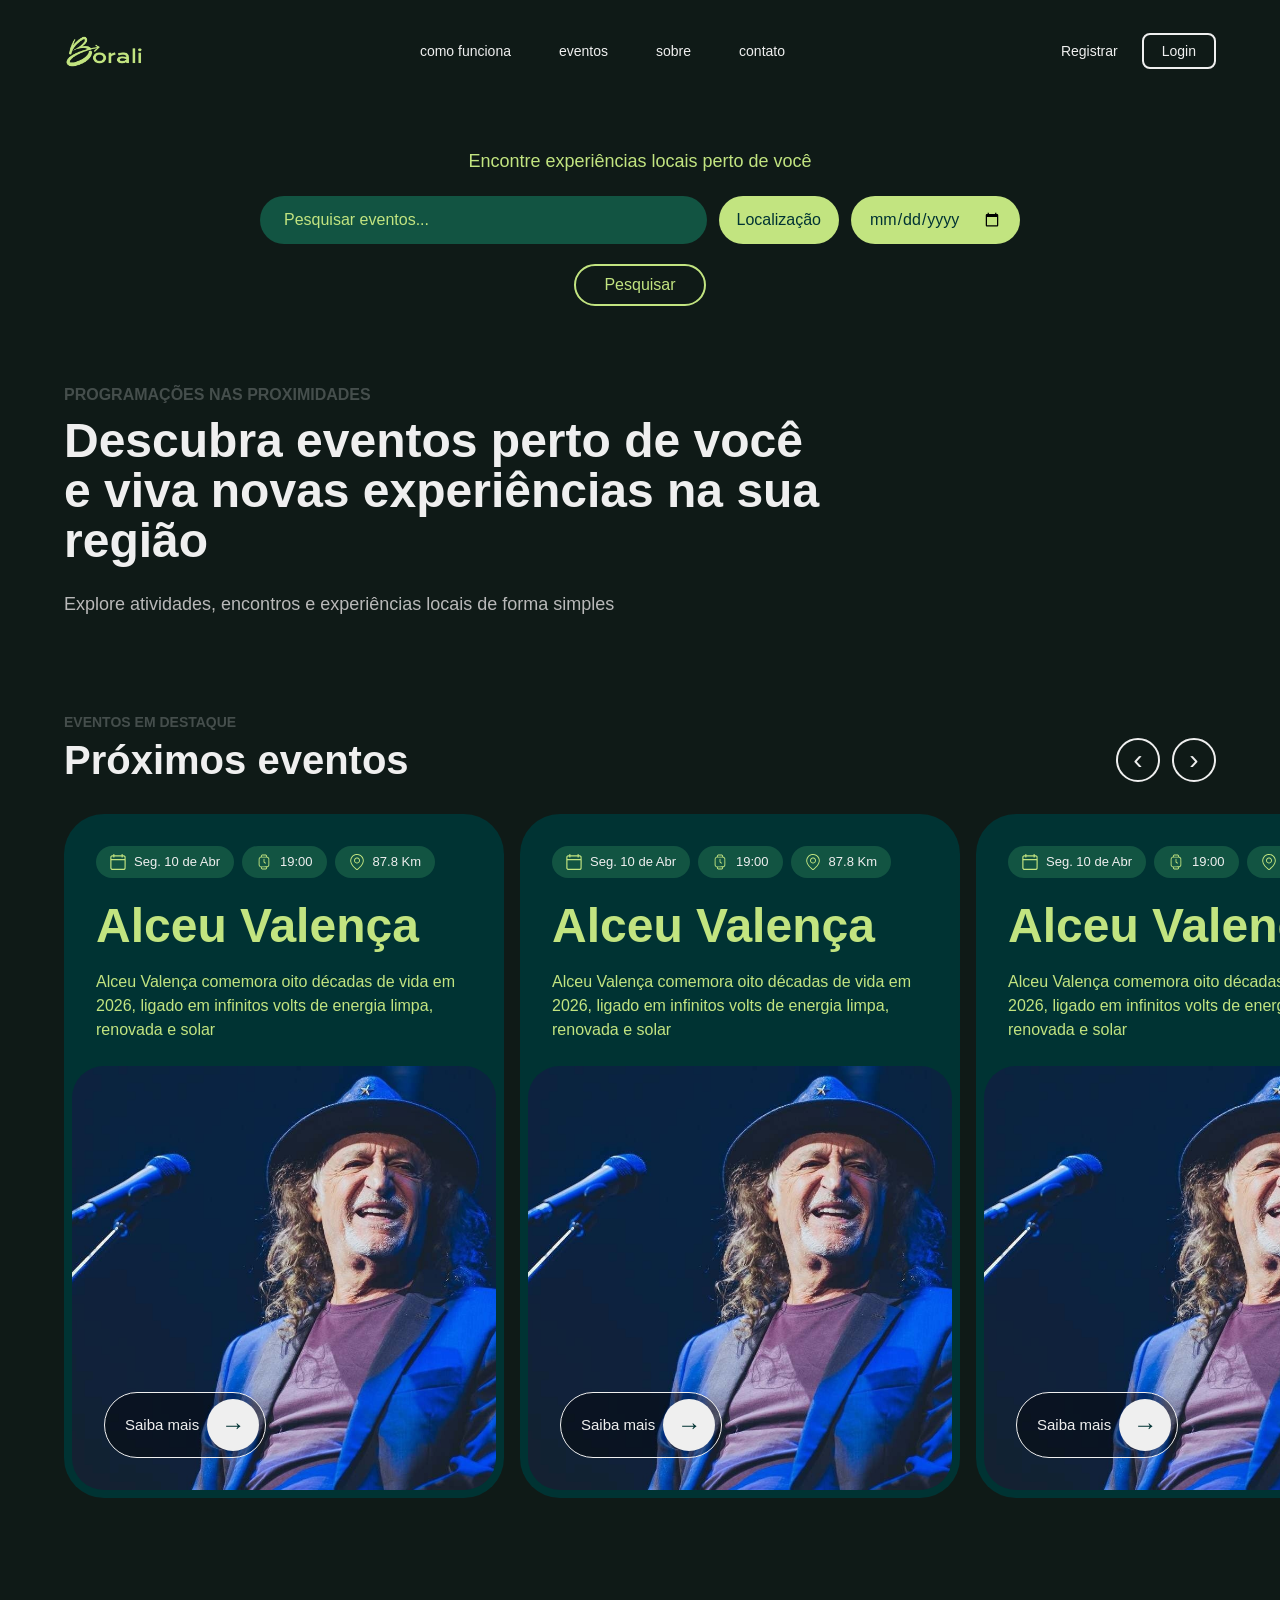
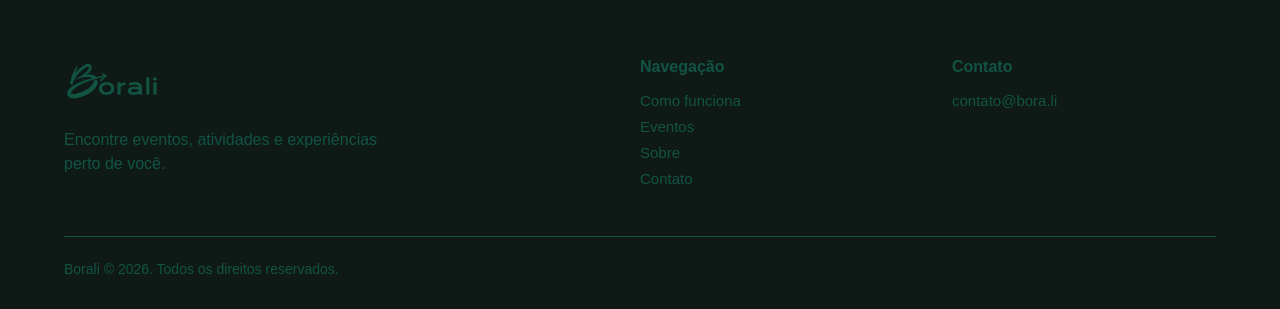
<file: index.html>
<!doctype html>
<html lang="pt-BR">
  <head>
    <meta charset="UTF-8" />
    <meta name="viewport" content="width=device-width, initial-scale=1.0" />
    <title>Borali | Novas experiências perto de você</title>
    <link rel="stylesheet" href="css/style.css" />
  </head>
  <body>
    <header class="site-header">
      <a href="index.html" class="site-logo"
        ><img src="img/logo/Logo-1-png.png" alt="Borali"
      /></a>

      <nav class="site-nav" aria-label="Menu principal">
        <ul class="site-nav-list">
          <li>
            <a href="como-funciona.html" class="site-nav-link">como funciona</a>
          </li>
          <li><a href="eventos.html" class="site-nav-link">eventos</a></li>
          <li><a href="sobre.html" class="site-nav-link">sobre</a></li>
          <li><a href="contato.html" class="site-nav-link">contato</a></li>
        </ul>
      </nav>
      <div class="site-header-actions">
        <a href="#" class="site-header-link">Registrar</a>
        <a href="#" class="site-header-button">Login</a>
      </div>
    </header>
    <main>
      <section class="search-section" aria-labelledby="search-title">
        <h2 id="search-title">Encontre experiências locais perto de você</h2>

        <form class="search-form" action="#" method="get">
          <input
            type="search"
            id="event-search"
            name="search"
            class="search-input"
            placeholder="Pesquisar eventos..."
            aria-label="Pesquisar eventos"
          />
          <button type="button" class="location-button">Localização</button>

          <input
            type="date"
            id="event-date"
            name="date"
            class="date-input"
            aria-label="Selecionar data"
          />
          <div class="search-submit-area">
            <button type="submit" class="search-submit-button">
              Pesquisar
            </button>
          </div>
        </form>
      </section>

      <section class="intro-section" aria-labelledby="intro-title">
        <p class="intro-tagline">Programações nas proximidades</p>
        <h1 id="intro-title">
          Descubra eventos perto de você e viva novas experiências na sua região
        </h1>
        <p class="intro-text">
          Explore atividades, encontros e experiências locais de forma simples
        </p>
      </section>

      <section class="events-section" aria-labelledby="events-title">
        <div class="events-header">
          <div>
            <p class="events-tagline">Eventos em destaque</p>
            <h2 id="events-title">Próximos eventos</h2>
          </div>

          <div
            class="events-controls"
            aria-label="Controles da lista de eventos"
          >
            <button
              type="button"
              class="events-control-button"
              aria-label="Evento anterior"
            >
              ‹
            </button>
            <button
              type="button"
              class="events-control-button"
              aria-label="Próximo evento"
            >
              ›
            </button>
          </div>
        </div>
        <div class="events-list">
          <article class="event-card" aria-labelledby="event-1-title">
            <div class="event-card-info">
              <div class="event-card-meta">
                <p class="event-card-meta-item">
                  <span class="event-card-meta-icon" aria-hidden="true">
                    <svg
                      version="1.0"
                      viewBox="0 0 512.000000 512.000000"
                      preserveAspectRatio="xMidYMid meet"
                    >
                      <g
                        transform="translate(0.000000,512.000000) scale(0.100000,-0.100000)"
                        stroke="none"
                      >
                        <path
                          d="M1155 5102 c-50 -23 -91 -70 -105 -120 -5 -20 -10 -83 -10 -138 l0 -102 -197 -4 c-222 -5 -279 -18 -403 -85 -100 -55 -217 -179 -269 -284 -83 -169 -76 7 -76 -1999 0 -2003 -6 -1830 75 -1996 74 -152 218 -277 389 -338 l86 -31 1915 0 1915 0 80 28 c225 79 391 258 452 487 17 61 18 179 18 1850 0 2007 7 1829 -77 2000 -59 120 -178 239 -298 297 -117 58 -203 73 -405 73 l-165 0 0 103 c0 121 -11 166 -51 212 -87 98 -252 78 -309 -39 -17 -35 -20 -62 -20 -159 l0 -117 -1139 0 -1139 0 -4 128 c-3 116 -5 132 -27 164 -55 79 -153 109 -236 70z m-113 -859 c4 -137 20 -179 80 -223 73 -53 166 -48 235 13 53 47 63 79 63 212 l0 115 1140 0 1140 0 0 -115 c0 -133 10 -165 63 -212 71 -62 168 -65 243 -8 53 40 68 85 72 218 l4 117 159 0 c135 0 166 -3 213 -20 69 -26 130 -85 164 -158 l27 -57 3 -307 4 -308 -2092 0 -2092 0 4 308 c3 268 6 312 21 347 28 64 66 111 109 140 72 48 102 54 274 54 l162 1 4 -117z m3606 -2370 l-3 -1258 -26 -55 c-31 -66 -85 -121 -148 -152 l-46 -23 -1865 0 -1865 0 -46 23 c-64 31 -117 85 -148 151 l-26 56 -3 1258 -2 1257 2090 0 2090 0 -2 -1257z"
                        />
                      </g>
                    </svg>
                  </span>
                  <time datetime="2026-04-10">Seg. 10 de Abr</time>
                </p>
                <p class="event-card-meta-item">
                  <span class="event-card-meta-icon" aria-hidden="true">
                    <svg
                      version="1.0"
                      viewBox="0 0 512.000000 512.000000"
                      preserveAspectRatio="xMidYMid meet"
                    >
                      <g
                        transform="translate(0.000000,512.000000) scale(0.100000,-0.100000)"
                        stroke="none"
                      >
                        <path
                          d="M1956 4929 c-64 -15 -158 -70 -213 -125 -81 -81 -111 -150 -152 -363 l-37 -183 -91 -23 c-52 -14 -132 -44 -185 -71 -76 -39 -110 -65 -183 -139 -123 -124 -188 -239 -220 -393 -21 -99 -21 -2045 0 -2144 62 -293 291 -528 589 -603 l90 -23 37 -183 c27 -139 44 -200 68 -248 45 -88 119 -159 216 -207 l79 -39 570 -3 c410 -3 586 0 626 8 126 27 252 125 310 241 25 48 42 108 69 248 l37 183 90 23 c302 76 539 324 593 619 8 41 11 380 11 1060 0 1079 0 1063 -53 1196 -95 234 -300 412 -550 475 l-91 23 -37 183 c-27 139 -44 200 -68 248 -46 90 -123 163 -218 209 l-78 37 -585 2 c-333 1 -602 -3 -624 -8z m1128 -279 c90 -20 126 -72 155 -222 12 -62 24 -125 27 -140 l6 -28 -711 0 c-391 0 -711 4 -711 8 0 29 55 272 66 294 18 35 76 79 117 88 46 11 1004 11 1051 0z m526 -694 c168 -55 296 -185 347 -351 17 -56 18 -118 18 -1045 0 -927 -1 -989 -18 -1045 -52 -169 -183 -300 -352 -352 -56 -17 -117 -18 -1040 -18 -774 0 -991 3 -1030 13 -176 46 -318 183 -372 357 -17 56 -18 118 -18 1045 0 927 1 989 18 1045 61 198 225 339 427 365 30 5 485 7 1010 6 894 -1 959 -3 1010 -20z m-344 -3123 c-3 -16 -15 -78 -27 -140 -25 -128 -41 -161 -100 -200 l-43 -28 -536 0 -536 0 -43 28 c-59 39 -75 72 -100 200 -12 62 -24 124 -27 140 l-6 27 712 0 712 0 -6 -27z"
                        />
                        <path
                          d="M2495 3551 c-16 -10 -39 -28 -50 -41 -19 -21 -20 -38 -23 -507 -2 -456 -1 -487 16 -514 19 -31 521 -425 560 -440 61 -23 139 2 172 56 24 39 26 104 5 145 -9 18 -109 102 -243 206 l-227 176 -5 428 -5 428 -25 27 c-53 57 -120 70 -175 36z"
                        />
                      </g>
                    </svg>
                  </span>
                  <time datetime="19:00">19:00</time>
                </p>
                <p class="event-card-meta-item">
                  <span class="event-card-meta-icon" aria-hidden="true">
                    <svg
                      version="1.0"
                      viewBox="0 0 512.000000 512.000000"
                      preserveAspectRatio="xMidYMid meet"
                    >
                      <g
                        transform="translate(0.000000,512.000000) scale(0.100000,-0.100000)"
                        stroke="none"
                      >
                        <path
                          d="M2335 5108 c-556 -56 -1098 -348 -1450 -783 -257 -317 -414 -676 -470 -1079 -19 -132 -22 -406 -5 -526 63 -467 291 -945 679 -1425 259 -319 585 -640 1206 -1184 28 -24 79 -58 115 -75 57 -27 76 -31 150 -31 74 0 93 4 150 31 36 17 88 51 115 75 621 544 947 865 1206 1184 388 480 616 958 679 1425 17 120 14 394 -5 526 -88 629 -433 1173 -966 1524 -400 264 -914 388 -1404 338z m515 -312 c675 -111 1234 -574 1463 -1211 115 -318 141 -683 72 -984 -82 -352 -255 -690 -540 -1056 -225 -289 -487 -556 -969 -987 -231 -207 -294 -258 -316 -258 -22 0 -85 51 -316 258 -747 668 -1091 1070 -1331 1555 -154 311 -214 551 -214 853 0 783 497 1480 1246 1748 133 47 308 84 480 100 74 7 339 -4 425 -18z"
                        />
                        <path
                          d="M2410 3979 c-287 -51 -537 -226 -680 -475 -89 -156 -125 -314 -117 -514 10 -244 101 -452 273 -625 160 -160 347 -249 577 -276 72 -8 122 -8 195 0 229 27 416 116 576 276 117 117 193 247 242 412 32 106 43 296 25 413 -34 218 -156 430 -331 577 -90 76 -261 164 -375 194 -92 24 -298 34 -385 18z m284 -304 c243 -51 444 -247 500 -485 20 -83 20 -227 1 -308 -27 -113 -81 -208 -170 -298 -137 -138 -278 -198 -465 -198 -187 0 -328 60 -465 198 -89 90 -143 185 -170 298 -19 81 -19 225 1 308 79 338 427 557 768 485z"
                        />
                      </g>
                    </svg>
                  </span>
                  87.8 Km
                </p>
              </div>
              <h3 id="event-1-title" class="event-card-title">Alceu Valença</h3>
              <p class="event-card-description">
                Alceu Valença comemora oito décadas de vida em 2026, ligado em
                infinitos volts de energia limpa, renovada e solar
              </p>
            </div>
            <div class="event-card-media">
              <img
                src="img/ALCEU-VALENCA-3.jpg"
                alt="Foto de divulgação do evento Alceu Valença"
                class="event-card-image"
              />

              <a href="#" class="event-card-link">
                <span>Saiba mais</span>
                <span aria-hidden="true">→</span>
              </a>
            </div>
          </article>

          <article class="event-card" aria-labelledby="event-2-title">
            <div class="event-card-info">
              <div class="event-card-meta">
                <p class="event-card-meta-item">
                  <span class="event-card-meta-icon" aria-hidden="true">
                    <svg
                      version="1.0"
                      viewBox="0 0 512.000000 512.000000"
                      preserveAspectRatio="xMidYMid meet"
                    >
                      <g
                        transform="translate(0.000000,512.000000) scale(0.100000,-0.100000)"
                        stroke="none"
                      >
                        <path
                          d="M1155 5102 c-50 -23 -91 -70 -105 -120 -5 -20 -10 -83 -10 -138 l0 -102 -197 -4 c-222 -5 -279 -18 -403 -85 -100 -55 -217 -179 -269 -284 -83 -169 -76 7 -76 -1999 0 -2003 -6 -1830 75 -1996 74 -152 218 -277 389 -338 l86 -31 1915 0 1915 0 80 28 c225 79 391 258 452 487 17 61 18 179 18 1850 0 2007 7 1829 -77 2000 -59 120 -178 239 -298 297 -117 58 -203 73 -405 73 l-165 0 0 103 c0 121 -11 166 -51 212 -87 98 -252 78 -309 -39 -17 -35 -20 -62 -20 -159 l0 -117 -1139 0 -1139 0 -4 128 c-3 116 -5 132 -27 164 -55 79 -153 109 -236 70z m-113 -859 c4 -137 20 -179 80 -223 73 -53 166 -48 235 13 53 47 63 79 63 212 l0 115 1140 0 1140 0 0 -115 c0 -133 10 -165 63 -212 71 -62 168 -65 243 -8 53 40 68 85 72 218 l4 117 159 0 c135 0 166 -3 213 -20 69 -26 130 -85 164 -158 l27 -57 3 -307 4 -308 -2092 0 -2092 0 4 308 c3 268 6 312 21 347 28 64 66 111 109 140 72 48 102 54 274 54 l162 1 4 -117z m3606 -2370 l-3 -1258 -26 -55 c-31 -66 -85 -121 -148 -152 l-46 -23 -1865 0 -1865 0 -46 23 c-64 31 -117 85 -148 151 l-26 56 -3 1258 -2 1257 2090 0 2090 0 -2 -1257z"
                        />
                      </g>
                    </svg>
                  </span>
                  <time datetime="2026-04-10">Seg. 10 de Abr</time>
                </p>
                <p class="event-card-meta-item">
                  <span class="event-card-meta-icon" aria-hidden="true">
                    <svg
                      version="1.0"
                      viewBox="0 0 512.000000 512.000000"
                      preserveAspectRatio="xMidYMid meet"
                    >
                      <g
                        transform="translate(0.000000,512.000000) scale(0.100000,-0.100000)"
                        stroke="none"
                      >
                        <path
                          d="M1956 4929 c-64 -15 -158 -70 -213 -125 -81 -81 -111 -150 -152 -363 l-37 -183 -91 -23 c-52 -14 -132 -44 -185 -71 -76 -39 -110 -65 -183 -139 -123 -124 -188 -239 -220 -393 -21 -99 -21 -2045 0 -2144 62 -293 291 -528 589 -603 l90 -23 37 -183 c27 -139 44 -200 68 -248 45 -88 119 -159 216 -207 l79 -39 570 -3 c410 -3 586 0 626 8 126 27 252 125 310 241 25 48 42 108 69 248 l37 183 90 23 c302 76 539 324 593 619 8 41 11 380 11 1060 0 1079 0 1063 -53 1196 -95 234 -300 412 -550 475 l-91 23 -37 183 c-27 139 -44 200 -68 248 -46 90 -123 163 -218 209 l-78 37 -585 2 c-333 1 -602 -3 -624 -8z m1128 -279 c90 -20 126 -72 155 -222 12 -62 24 -125 27 -140 l6 -28 -711 0 c-391 0 -711 4 -711 8 0 29 55 272 66 294 18 35 76 79 117 88 46 11 1004 11 1051 0z m526 -694 c168 -55 296 -185 347 -351 17 -56 18 -118 18 -1045 0 -927 -1 -989 -18 -1045 -52 -169 -183 -300 -352 -352 -56 -17 -117 -18 -1040 -18 -774 0 -991 3 -1030 13 -176 46 -318 183 -372 357 -17 56 -18 118 -18 1045 0 927 1 989 18 1045 61 198 225 339 427 365 30 5 485 7 1010 6 894 -1 959 -3 1010 -20z m-344 -3123 c-3 -16 -15 -78 -27 -140 -25 -128 -41 -161 -100 -200 l-43 -28 -536 0 -536 0 -43 28 c-59 39 -75 72 -100 200 -12 62 -24 124 -27 140 l-6 27 712 0 712 0 -6 -27z"
                        />
                        <path
                          d="M2495 3551 c-16 -10 -39 -28 -50 -41 -19 -21 -20 -38 -23 -507 -2 -456 -1 -487 16 -514 19 -31 521 -425 560 -440 61 -23 139 2 172 56 24 39 26 104 5 145 -9 18 -109 102 -243 206 l-227 176 -5 428 -5 428 -25 27 c-53 57 -120 70 -175 36z"
                        />
                      </g>
                    </svg>
                  </span>
                  <time datetime="19:00">19:00</time>
                </p>
                <p class="event-card-meta-item">
                  <span class="event-card-meta-icon" aria-hidden="true">
                    <svg
                      version="1.0"
                      viewBox="0 0 512.000000 512.000000"
                      preserveAspectRatio="xMidYMid meet"
                    >
                      <g
                        transform="translate(0.000000,512.000000) scale(0.100000,-0.100000)"
                        stroke="none"
                      >
                        <path
                          d="M2335 5108 c-556 -56 -1098 -348 -1450 -783 -257 -317 -414 -676 -470 -1079 -19 -132 -22 -406 -5 -526 63 -467 291 -945 679 -1425 259 -319 585 -640 1206 -1184 28 -24 79 -58 115 -75 57 -27 76 -31 150 -31 74 0 93 4 150 31 36 17 88 51 115 75 621 544 947 865 1206 1184 388 480 616 958 679 1425 17 120 14 394 -5 526 -88 629 -433 1173 -966 1524 -400 264 -914 388 -1404 338z m515 -312 c675 -111 1234 -574 1463 -1211 115 -318 141 -683 72 -984 -82 -352 -255 -690 -540 -1056 -225 -289 -487 -556 -969 -987 -231 -207 -294 -258 -316 -258 -22 0 -85 51 -316 258 -747 668 -1091 1070 -1331 1555 -154 311 -214 551 -214 853 0 783 497 1480 1246 1748 133 47 308 84 480 100 74 7 339 -4 425 -18z"
                        />
                        <path
                          d="M2410 3979 c-287 -51 -537 -226 -680 -475 -89 -156 -125 -314 -117 -514 10 -244 101 -452 273 -625 160 -160 347 -249 577 -276 72 -8 122 -8 195 0 229 27 416 116 576 276 117 117 193 247 242 412 32 106 43 296 25 413 -34 218 -156 430 -331 577 -90 76 -261 164 -375 194 -92 24 -298 34 -385 18z m284 -304 c243 -51 444 -247 500 -485 20 -83 20 -227 1 -308 -27 -113 -81 -208 -170 -298 -137 -138 -278 -198 -465 -198 -187 0 -328 60 -465 198 -89 90 -143 185 -170 298 -19 81 -19 225 1 308 79 338 427 557 768 485z"
                        />
                      </g>
                    </svg>
                  </span>
                  87.8 Km
                </p>
              </div>
              <h3 id="event-2-title" class="event-card-title">Alceu Valença</h3>
              <p class="event-card-description">
                Alceu Valença comemora oito décadas de vida em 2026, ligado em
                infinitos volts de energia limpa, renovada e solar
              </p>
            </div>
            <div class="event-card-media">
              <img
                src="img/ALCEU-VALENCA-3.jpg"
                alt="Foto de divulgação do evento Alceu Valença"
                class="event-card-image"
              />

              <a href="#" class="event-card-link">
                <span>Saiba mais</span>
                <span aria-hidden="true">→</span>
              </a>
            </div>
          </article>

          <article class="event-card" aria-labelledby="event-3-title">
            <div class="event-card-info">
              <div class="event-card-meta">
                <p class="event-card-meta-item">
                  <span class="event-card-meta-icon" aria-hidden="true">
                    <svg
                      version="1.0"
                      viewBox="0 0 512.000000 512.000000"
                      preserveAspectRatio="xMidYMid meet"
                    >
                      <g
                        transform="translate(0.000000,512.000000) scale(0.100000,-0.100000)"
                        stroke="none"
                      >
                        <path
                          d="M1155 5102 c-50 -23 -91 -70 -105 -120 -5 -20 -10 -83 -10 -138 l0 -102 -197 -4 c-222 -5 -279 -18 -403 -85 -100 -55 -217 -179 -269 -284 -83 -169 -76 7 -76 -1999 0 -2003 -6 -1830 75 -1996 74 -152 218 -277 389 -338 l86 -31 1915 0 1915 0 80 28 c225 79 391 258 452 487 17 61 18 179 18 1850 0 2007 7 1829 -77 2000 -59 120 -178 239 -298 297 -117 58 -203 73 -405 73 l-165 0 0 103 c0 121 -11 166 -51 212 -87 98 -252 78 -309 -39 -17 -35 -20 -62 -20 -159 l0 -117 -1139 0 -1139 0 -4 128 c-3 116 -5 132 -27 164 -55 79 -153 109 -236 70z m-113 -859 c4 -137 20 -179 80 -223 73 -53 166 -48 235 13 53 47 63 79 63 212 l0 115 1140 0 1140 0 0 -115 c0 -133 10 -165 63 -212 71 -62 168 -65 243 -8 53 40 68 85 72 218 l4 117 159 0 c135 0 166 -3 213 -20 69 -26 130 -85 164 -158 l27 -57 3 -307 4 -308 -2092 0 -2092 0 4 308 c3 268 6 312 21 347 28 64 66 111 109 140 72 48 102 54 274 54 l162 1 4 -117z m3606 -2370 l-3 -1258 -26 -55 c-31 -66 -85 -121 -148 -152 l-46 -23 -1865 0 -1865 0 -46 23 c-64 31 -117 85 -148 151 l-26 56 -3 1258 -2 1257 2090 0 2090 0 -2 -1257z"
                        />
                      </g>
                    </svg>
                  </span>
                  <time datetime="2026-04-10">Seg. 10 de Abr</time>
                </p>
                <p class="event-card-meta-item">
                  <span class="event-card-meta-icon" aria-hidden="true">
                    <svg
                      version="1.0"
                      viewBox="0 0 512.000000 512.000000"
                      preserveAspectRatio="xMidYMid meet"
                    >
                      <g
                        transform="translate(0.000000,512.000000) scale(0.100000,-0.100000)"
                        stroke="none"
                      >
                        <path
                          d="M1956 4929 c-64 -15 -158 -70 -213 -125 -81 -81 -111 -150 -152 -363 l-37 -183 -91 -23 c-52 -14 -132 -44 -185 -71 -76 -39 -110 -65 -183 -139 -123 -124 -188 -239 -220 -393 -21 -99 -21 -2045 0 -2144 62 -293 291 -528 589 -603 l90 -23 37 -183 c27 -139 44 -200 68 -248 45 -88 119 -159 216 -207 l79 -39 570 -3 c410 -3 586 0 626 8 126 27 252 125 310 241 25 48 42 108 69 248 l37 183 90 23 c302 76 539 324 593 619 8 41 11 380 11 1060 0 1079 0 1063 -53 1196 -95 234 -300 412 -550 475 l-91 23 -37 183 c-27 139 -44 200 -68 248 -46 90 -123 163 -218 209 l-78 37 -585 2 c-333 1 -602 -3 -624 -8z m1128 -279 c90 -20 126 -72 155 -222 12 -62 24 -125 27 -140 l6 -28 -711 0 c-391 0 -711 4 -711 8 0 29 55 272 66 294 18 35 76 79 117 88 46 11 1004 11 1051 0z m526 -694 c168 -55 296 -185 347 -351 17 -56 18 -118 18 -1045 0 -927 -1 -989 -18 -1045 -52 -169 -183 -300 -352 -352 -56 -17 -117 -18 -1040 -18 -774 0 -991 3 -1030 13 -176 46 -318 183 -372 357 -17 56 -18 118 -18 1045 0 927 1 989 18 1045 61 198 225 339 427 365 30 5 485 7 1010 6 894 -1 959 -3 1010 -20z m-344 -3123 c-3 -16 -15 -78 -27 -140 -25 -128 -41 -161 -100 -200 l-43 -28 -536 0 -536 0 -43 28 c-59 39 -75 72 -100 200 -12 62 -24 124 -27 140 l-6 27 712 0 712 0 -6 -27z"
                        />
                        <path
                          d="M2495 3551 c-16 -10 -39 -28 -50 -41 -19 -21 -20 -38 -23 -507 -2 -456 -1 -487 16 -514 19 -31 521 -425 560 -440 61 -23 139 2 172 56 24 39 26 104 5 145 -9 18 -109 102 -243 206 l-227 176 -5 428 -5 428 -25 27 c-53 57 -120 70 -175 36z"
                        />
                      </g>
                    </svg>
                  </span>
                  <time datetime="19:00">19:00</time>
                </p>
                <p class="event-card-meta-item">
                  <span class="event-card-meta-icon" aria-hidden="true">
                    <svg
                      version="1.0"
                      viewBox="0 0 512.000000 512.000000"
                      preserveAspectRatio="xMidYMid meet"
                    >
                      <g
                        transform="translate(0.000000,512.000000) scale(0.100000,-0.100000)"
                        stroke="none"
                      >
                        <path
                          d="M2335 5108 c-556 -56 -1098 -348 -1450 -783 -257 -317 -414 -676 -470 -1079 -19 -132 -22 -406 -5 -526 63 -467 291 -945 679 -1425 259 -319 585 -640 1206 -1184 28 -24 79 -58 115 -75 57 -27 76 -31 150 -31 74 0 93 4 150 31 36 17 88 51 115 75 621 544 947 865 1206 1184 388 480 616 958 679 1425 17 120 14 394 -5 526 -88 629 -433 1173 -966 1524 -400 264 -914 388 -1404 338z m515 -312 c675 -111 1234 -574 1463 -1211 115 -318 141 -683 72 -984 -82 -352 -255 -690 -540 -1056 -225 -289 -487 -556 -969 -987 -231 -207 -294 -258 -316 -258 -22 0 -85 51 -316 258 -747 668 -1091 1070 -1331 1555 -154 311 -214 551 -214 853 0 783 497 1480 1246 1748 133 47 308 84 480 100 74 7 339 -4 425 -18z"
                        />
                        <path
                          d="M2410 3979 c-287 -51 -537 -226 -680 -475 -89 -156 -125 -314 -117 -514 10 -244 101 -452 273 -625 160 -160 347 -249 577 -276 72 -8 122 -8 195 0 229 27 416 116 576 276 117 117 193 247 242 412 32 106 43 296 25 413 -34 218 -156 430 -331 577 -90 76 -261 164 -375 194 -92 24 -298 34 -385 18z m284 -304 c243 -51 444 -247 500 -485 20 -83 20 -227 1 -308 -27 -113 -81 -208 -170 -298 -137 -138 -278 -198 -465 -198 -187 0 -328 60 -465 198 -89 90 -143 185 -170 298 -19 81 -19 225 1 308 79 338 427 557 768 485z"
                        />
                      </g>
                    </svg>
                  </span>
                  87.8 Km
                </p>
              </div>
              <h3 id="event-3-title" class="event-card-title">Alceu Valença</h3>
              <p class="event-card-description">
                Alceu Valença comemora oito décadas de vida em 2026, ligado em
                infinitos volts de energia limpa, renovada e solar
              </p>
            </div>
            <div class="event-card-media">
              <img
                src="img/ALCEU-VALENCA-3.jpg"
                alt="Foto de divulgação do evento Alceu Valença"
                class="event-card-image"
              />

              <a href="#" class="event-card-link">
                <span>Saiba mais</span>
                <span aria-hidden="true">→</span>
              </a>
            </div>
          </article>

          <article class="event-card" aria-labelledby="event-4-title">
            <div class="event-card-info">
              <div class="event-card-meta">
                <p class="event-card-meta-item">
                  <span class="event-card-meta-icon" aria-hidden="true">
                    <svg
                      version="1.0"
                      viewBox="0 0 512.000000 512.000000"
                      preserveAspectRatio="xMidYMid meet"
                    >
                      <g
                        transform="translate(0.000000,512.000000) scale(0.100000,-0.100000)"
                        stroke="none"
                      >
                        <path
                          d="M1155 5102 c-50 -23 -91 -70 -105 -120 -5 -20 -10 -83 -10 -138 l0 -102 -197 -4 c-222 -5 -279 -18 -403 -85 -100 -55 -217 -179 -269 -284 -83 -169 -76 7 -76 -1999 0 -2003 -6 -1830 75 -1996 74 -152 218 -277 389 -338 l86 -31 1915 0 1915 0 80 28 c225 79 391 258 452 487 17 61 18 179 18 1850 0 2007 7 1829 -77 2000 -59 120 -178 239 -298 297 -117 58 -203 73 -405 73 l-165 0 0 103 c0 121 -11 166 -51 212 -87 98 -252 78 -309 -39 -17 -35 -20 -62 -20 -159 l0 -117 -1139 0 -1139 0 -4 128 c-3 116 -5 132 -27 164 -55 79 -153 109 -236 70z m-113 -859 c4 -137 20 -179 80 -223 73 -53 166 -48 235 13 53 47 63 79 63 212 l0 115 1140 0 1140 0 0 -115 c0 -133 10 -165 63 -212 71 -62 168 -65 243 -8 53 40 68 85 72 218 l4 117 159 0 c135 0 166 -3 213 -20 69 -26 130 -85 164 -158 l27 -57 3 -307 4 -308 -2092 0 -2092 0 4 308 c3 268 6 312 21 347 28 64 66 111 109 140 72 48 102 54 274 54 l162 1 4 -117z m3606 -2370 l-3 -1258 -26 -55 c-31 -66 -85 -121 -148 -152 l-46 -23 -1865 0 -1865 0 -46 23 c-64 31 -117 85 -148 151 l-26 56 -3 1258 -2 1257 2090 0 2090 0 -2 -1257z"
                        />
                      </g>
                    </svg>
                  </span>
                  <time datetime="2026-04-10">Seg. 10 de Abr</time>
                </p>
                <p class="event-card-meta-item">
                  <span class="event-card-meta-icon" aria-hidden="true">
                    <svg
                      version="1.0"
                      viewBox="0 0 512.000000 512.000000"
                      preserveAspectRatio="xMidYMid meet"
                    >
                      <g
                        transform="translate(0.000000,512.000000) scale(0.100000,-0.100000)"
                        stroke="none"
                      >
                        <path
                          d="M1956 4929 c-64 -15 -158 -70 -213 -125 -81 -81 -111 -150 -152 -363 l-37 -183 -91 -23 c-52 -14 -132 -44 -185 -71 -76 -39 -110 -65 -183 -139 -123 -124 -188 -239 -220 -393 -21 -99 -21 -2045 0 -2144 62 -293 291 -528 589 -603 l90 -23 37 -183 c27 -139 44 -200 68 -248 45 -88 119 -159 216 -207 l79 -39 570 -3 c410 -3 586 0 626 8 126 27 252 125 310 241 25 48 42 108 69 248 l37 183 90 23 c302 76 539 324 593 619 8 41 11 380 11 1060 0 1079 0 1063 -53 1196 -95 234 -300 412 -550 475 l-91 23 -37 183 c-27 139 -44 200 -68 248 -46 90 -123 163 -218 209 l-78 37 -585 2 c-333 1 -602 -3 -624 -8z m1128 -279 c90 -20 126 -72 155 -222 12 -62 24 -125 27 -140 l6 -28 -711 0 c-391 0 -711 4 -711 8 0 29 55 272 66 294 18 35 76 79 117 88 46 11 1004 11 1051 0z m526 -694 c168 -55 296 -185 347 -351 17 -56 18 -118 18 -1045 0 -927 -1 -989 -18 -1045 -52 -169 -183 -300 -352 -352 -56 -17 -117 -18 -1040 -18 -774 0 -991 3 -1030 13 -176 46 -318 183 -372 357 -17 56 -18 118 -18 1045 0 927 1 989 18 1045 61 198 225 339 427 365 30 5 485 7 1010 6 894 -1 959 -3 1010 -20z m-344 -3123 c-3 -16 -15 -78 -27 -140 -25 -128 -41 -161 -100 -200 l-43 -28 -536 0 -536 0 -43 28 c-59 39 -75 72 -100 200 -12 62 -24 124 -27 140 l-6 27 712 0 712 0 -6 -27z"
                        />
                        <path
                          d="M2495 3551 c-16 -10 -39 -28 -50 -41 -19 -21 -20 -38 -23 -507 -2 -456 -1 -487 16 -514 19 -31 521 -425 560 -440 61 -23 139 2 172 56 24 39 26 104 5 145 -9 18 -109 102 -243 206 l-227 176 -5 428 -5 428 -25 27 c-53 57 -120 70 -175 36z"
                        />
                      </g>
                    </svg>
                  </span>
                  <time datetime="19:00">19:00</time>
                </p>
                <p class="event-card-meta-item">
                  <span class="event-card-meta-icon" aria-hidden="true">
                    <svg
                      version="1.0"
                      viewBox="0 0 512.000000 512.000000"
                      preserveAspectRatio="xMidYMid meet"
                    >
                      <g
                        transform="translate(0.000000,512.000000) scale(0.100000,-0.100000)"
                        stroke="none"
                      >
                        <path
                          d="M2335 5108 c-556 -56 -1098 -348 -1450 -783 -257 -317 -414 -676 -470 -1079 -19 -132 -22 -406 -5 -526 63 -467 291 -945 679 -1425 259 -319 585 -640 1206 -1184 28 -24 79 -58 115 -75 57 -27 76 -31 150 -31 74 0 93 4 150 31 36 17 88 51 115 75 621 544 947 865 1206 1184 388 480 616 958 679 1425 17 120 14 394 -5 526 -88 629 -433 1173 -966 1524 -400 264 -914 388 -1404 338z m515 -312 c675 -111 1234 -574 1463 -1211 115 -318 141 -683 72 -984 -82 -352 -255 -690 -540 -1056 -225 -289 -487 -556 -969 -987 -231 -207 -294 -258 -316 -258 -22 0 -85 51 -316 258 -747 668 -1091 1070 -1331 1555 -154 311 -214 551 -214 853 0 783 497 1480 1246 1748 133 47 308 84 480 100 74 7 339 -4 425 -18z"
                        />
                        <path
                          d="M2410 3979 c-287 -51 -537 -226 -680 -475 -89 -156 -125 -314 -117 -514 10 -244 101 -452 273 -625 160 -160 347 -249 577 -276 72 -8 122 -8 195 0 229 27 416 116 576 276 117 117 193 247 242 412 32 106 43 296 25 413 -34 218 -156 430 -331 577 -90 76 -261 164 -375 194 -92 24 -298 34 -385 18z m284 -304 c243 -51 444 -247 500 -485 20 -83 20 -227 1 -308 -27 -113 -81 -208 -170 -298 -137 -138 -278 -198 -465 -198 -187 0 -328 60 -465 198 -89 90 -143 185 -170 298 -19 81 -19 225 1 308 79 338 427 557 768 485z"
                        />
                      </g>
                    </svg>
                  </span>
                  87.8 Km
                </p>
              </div>
              <h3 id="event-4-title" class="event-card-title">Alceu Valença</h3>
              <p class="event-card-description">
                Alceu Valença comemora oito décadas de vida em 2026, ligado em
                infinitos volts de energia limpa, renovada e solar
              </p>
            </div>
            <div class="event-card-media">
              <img
                src="img/ALCEU-VALENCA-3.jpg"
                alt="Foto de divulgação do evento Alceu Valença"
                class="event-card-image"
              />

              <a href="#" class="event-card-link">
                <span>Saiba mais</span>
                <span aria-hidden="true">→</span>
              </a>
            </div>
          </article>

          <article class="event-card" aria-labelledby="event-5-title">
            <div class="event-card-info">
              <div class="event-card-meta">
                <p class="event-card-meta-item">
                  <span class="event-card-meta-icon" aria-hidden="true">
                    <svg
                      version="1.0"
                      viewBox="0 0 512.000000 512.000000"
                      preserveAspectRatio="xMidYMid meet"
                    >
                      <g
                        transform="translate(0.000000,512.000000) scale(0.100000,-0.100000)"
                        stroke="none"
                      >
                        <path
                          d="M1155 5102 c-50 -23 -91 -70 -105 -120 -5 -20 -10 -83 -10 -138 l0 -102 -197 -4 c-222 -5 -279 -18 -403 -85 -100 -55 -217 -179 -269 -284 -83 -169 -76 7 -76 -1999 0 -2003 -6 -1830 75 -1996 74 -152 218 -277 389 -338 l86 -31 1915 0 1915 0 80 28 c225 79 391 258 452 487 17 61 18 179 18 1850 0 2007 7 1829 -77 2000 -59 120 -178 239 -298 297 -117 58 -203 73 -405 73 l-165 0 0 103 c0 121 -11 166 -51 212 -87 98 -252 78 -309 -39 -17 -35 -20 -62 -20 -159 l0 -117 -1139 0 -1139 0 -4 128 c-3 116 -5 132 -27 164 -55 79 -153 109 -236 70z m-113 -859 c4 -137 20 -179 80 -223 73 -53 166 -48 235 13 53 47 63 79 63 212 l0 115 1140 0 1140 0 0 -115 c0 -133 10 -165 63 -212 71 -62 168 -65 243 -8 53 40 68 85 72 218 l4 117 159 0 c135 0 166 -3 213 -20 69 -26 130 -85 164 -158 l27 -57 3 -307 4 -308 -2092 0 -2092 0 4 308 c3 268 6 312 21 347 28 64 66 111 109 140 72 48 102 54 274 54 l162 1 4 -117z m3606 -2370 l-3 -1258 -26 -55 c-31 -66 -85 -121 -148 -152 l-46 -23 -1865 0 -1865 0 -46 23 c-64 31 -117 85 -148 151 l-26 56 -3 1258 -2 1257 2090 0 2090 0 -2 -1257z"
                        />
                      </g>
                    </svg>
                  </span>
                  <time datetime="2026-04-10">Seg. 10 de Abr</time>
                </p>
                <p class="event-card-meta-item">
                  <span class="event-card-meta-icon" aria-hidden="true">
                    <svg
                      version="1.0"
                      viewBox="0 0 512.000000 512.000000"
                      preserveAspectRatio="xMidYMid meet"
                    >
                      <g
                        transform="translate(0.000000,512.000000) scale(0.100000,-0.100000)"
                        stroke="none"
                      >
                        <path
                          d="M1956 4929 c-64 -15 -158 -70 -213 -125 -81 -81 -111 -150 -152 -363 l-37 -183 -91 -23 c-52 -14 -132 -44 -185 -71 -76 -39 -110 -65 -183 -139 -123 -124 -188 -239 -220 -393 -21 -99 -21 -2045 0 -2144 62 -293 291 -528 589 -603 l90 -23 37 -183 c27 -139 44 -200 68 -248 45 -88 119 -159 216 -207 l79 -39 570 -3 c410 -3 586 0 626 8 126 27 252 125 310 241 25 48 42 108 69 248 l37 183 90 23 c302 76 539 324 593 619 8 41 11 380 11 1060 0 1079 0 1063 -53 1196 -95 234 -300 412 -550 475 l-91 23 -37 183 c-27 139 -44 200 -68 248 -46 90 -123 163 -218 209 l-78 37 -585 2 c-333 1 -602 -3 -624 -8z m1128 -279 c90 -20 126 -72 155 -222 12 -62 24 -125 27 -140 l6 -28 -711 0 c-391 0 -711 4 -711 8 0 29 55 272 66 294 18 35 76 79 117 88 46 11 1004 11 1051 0z m526 -694 c168 -55 296 -185 347 -351 17 -56 18 -118 18 -1045 0 -927 -1 -989 -18 -1045 -52 -169 -183 -300 -352 -352 -56 -17 -117 -18 -1040 -18 -774 0 -991 3 -1030 13 -176 46 -318 183 -372 357 -17 56 -18 118 -18 1045 0 927 1 989 18 1045 61 198 225 339 427 365 30 5 485 7 1010 6 894 -1 959 -3 1010 -20z m-344 -3123 c-3 -16 -15 -78 -27 -140 -25 -128 -41 -161 -100 -200 l-43 -28 -536 0 -536 0 -43 28 c-59 39 -75 72 -100 200 -12 62 -24 124 -27 140 l-6 27 712 0 712 0 -6 -27z"
                        />
                        <path
                          d="M2495 3551 c-16 -10 -39 -28 -50 -41 -19 -21 -20 -38 -23 -507 -2 -456 -1 -487 16 -514 19 -31 521 -425 560 -440 61 -23 139 2 172 56 24 39 26 104 5 145 -9 18 -109 102 -243 206 l-227 176 -5 428 -5 428 -25 27 c-53 57 -120 70 -175 36z"
                        />
                      </g>
                    </svg>
                  </span>
                  <time datetime="19:00">19:00</time>
                </p>
                <p class="event-card-meta-item">
                  <span class="event-card-meta-icon" aria-hidden="true">
                    <svg
                      version="1.0"
                      viewBox="0 0 512.000000 512.000000"
                      preserveAspectRatio="xMidYMid meet"
                    >
                      <g
                        transform="translate(0.000000,512.000000) scale(0.100000,-0.100000)"
                        stroke="none"
                      >
                        <path
                          d="M2335 5108 c-556 -56 -1098 -348 -1450 -783 -257 -317 -414 -676 -470 -1079 -19 -132 -22 -406 -5 -526 63 -467 291 -945 679 -1425 259 -319 585 -640 1206 -1184 28 -24 79 -58 115 -75 57 -27 76 -31 150 -31 74 0 93 4 150 31 36 17 88 51 115 75 621 544 947 865 1206 1184 388 480 616 958 679 1425 17 120 14 394 -5 526 -88 629 -433 1173 -966 1524 -400 264 -914 388 -1404 338z m515 -312 c675 -111 1234 -574 1463 -1211 115 -318 141 -683 72 -984 -82 -352 -255 -690 -540 -1056 -225 -289 -487 -556 -969 -987 -231 -207 -294 -258 -316 -258 -22 0 -85 51 -316 258 -747 668 -1091 1070 -1331 1555 -154 311 -214 551 -214 853 0 783 497 1480 1246 1748 133 47 308 84 480 100 74 7 339 -4 425 -18z"
                        />
                        <path
                          d="M2410 3979 c-287 -51 -537 -226 -680 -475 -89 -156 -125 -314 -117 -514 10 -244 101 -452 273 -625 160 -160 347 -249 577 -276 72 -8 122 -8 195 0 229 27 416 116 576 276 117 117 193 247 242 412 32 106 43 296 25 413 -34 218 -156 430 -331 577 -90 76 -261 164 -375 194 -92 24 -298 34 -385 18z m284 -304 c243 -51 444 -247 500 -485 20 -83 20 -227 1 -308 -27 -113 -81 -208 -170 -298 -137 -138 -278 -198 -465 -198 -187 0 -328 60 -465 198 -89 90 -143 185 -170 298 -19 81 -19 225 1 308 79 338 427 557 768 485z"
                        />
                      </g>
                    </svg>
                  </span>
                  87.8 Km
                </p>
              </div>
              <h3 id="event-5-title" class="event-card-title">Alceu Valença</h3>
              <p class="event-card-description">
                Alceu Valença comemora oito décadas de vida em 2026, ligado em
                infinitos volts de energia limpa, renovada e solar
              </p>
            </div>
            <div class="event-card-media">
              <img
                src="img/ALCEU-VALENCA-3.jpg"
                alt="Foto de divulgação do evento Alceu Valença"
                class="event-card-image"
              />

              <a href="#" class="event-card-link">
                <span>Saiba mais</span>
                <span aria-hidden="true">→</span>
              </a>
            </div>
          </article>
        </div>
      </section>
    </main>
    <footer class="site-footer">
      <div class="site-footer-brand">
        <a href="index.html" class="site-footer-logo"
          ><img src="img/logo/Logo-2-png.png" alt="Borali"
        /></a>

        <p class="site-footer-description">
          Encontre eventos, atividades e experiências perto de você.
        </p>
      </div>

      <nav class="site-footer-nav" aria-label="Menu do rodapé">
        <h2 class="site-footer-title">Navegação</h2>
        <ul class="site-footer-list">
          <li>
            <a href="como-funciona.html" class="site-footer-link"
              >Como funciona</a
            >
          </li>
          <li><a href="eventos.html" class="site-footer-link">Eventos</a></li>
          <li><a href="sobre.html" class="site-footer-link">Sobre</a></li>
          <li><a href="contato.html" class="site-footer-link">Contato</a></li>
        </ul>
      </nav>

      <address class="site-footer-contact">
        <h2 class="site-footer-title">Contato</h2>

        <a href="mailto:contato@bora.li" class="site-footer-link"
          >contato@bora.li</a
        >
      </address>
      <div class="site-footer-bottom">
        <p>Borali &copy; 2026. Todos os direitos reservados.</p>
      </div>
    </footer>
  </body>
</html>
</file>
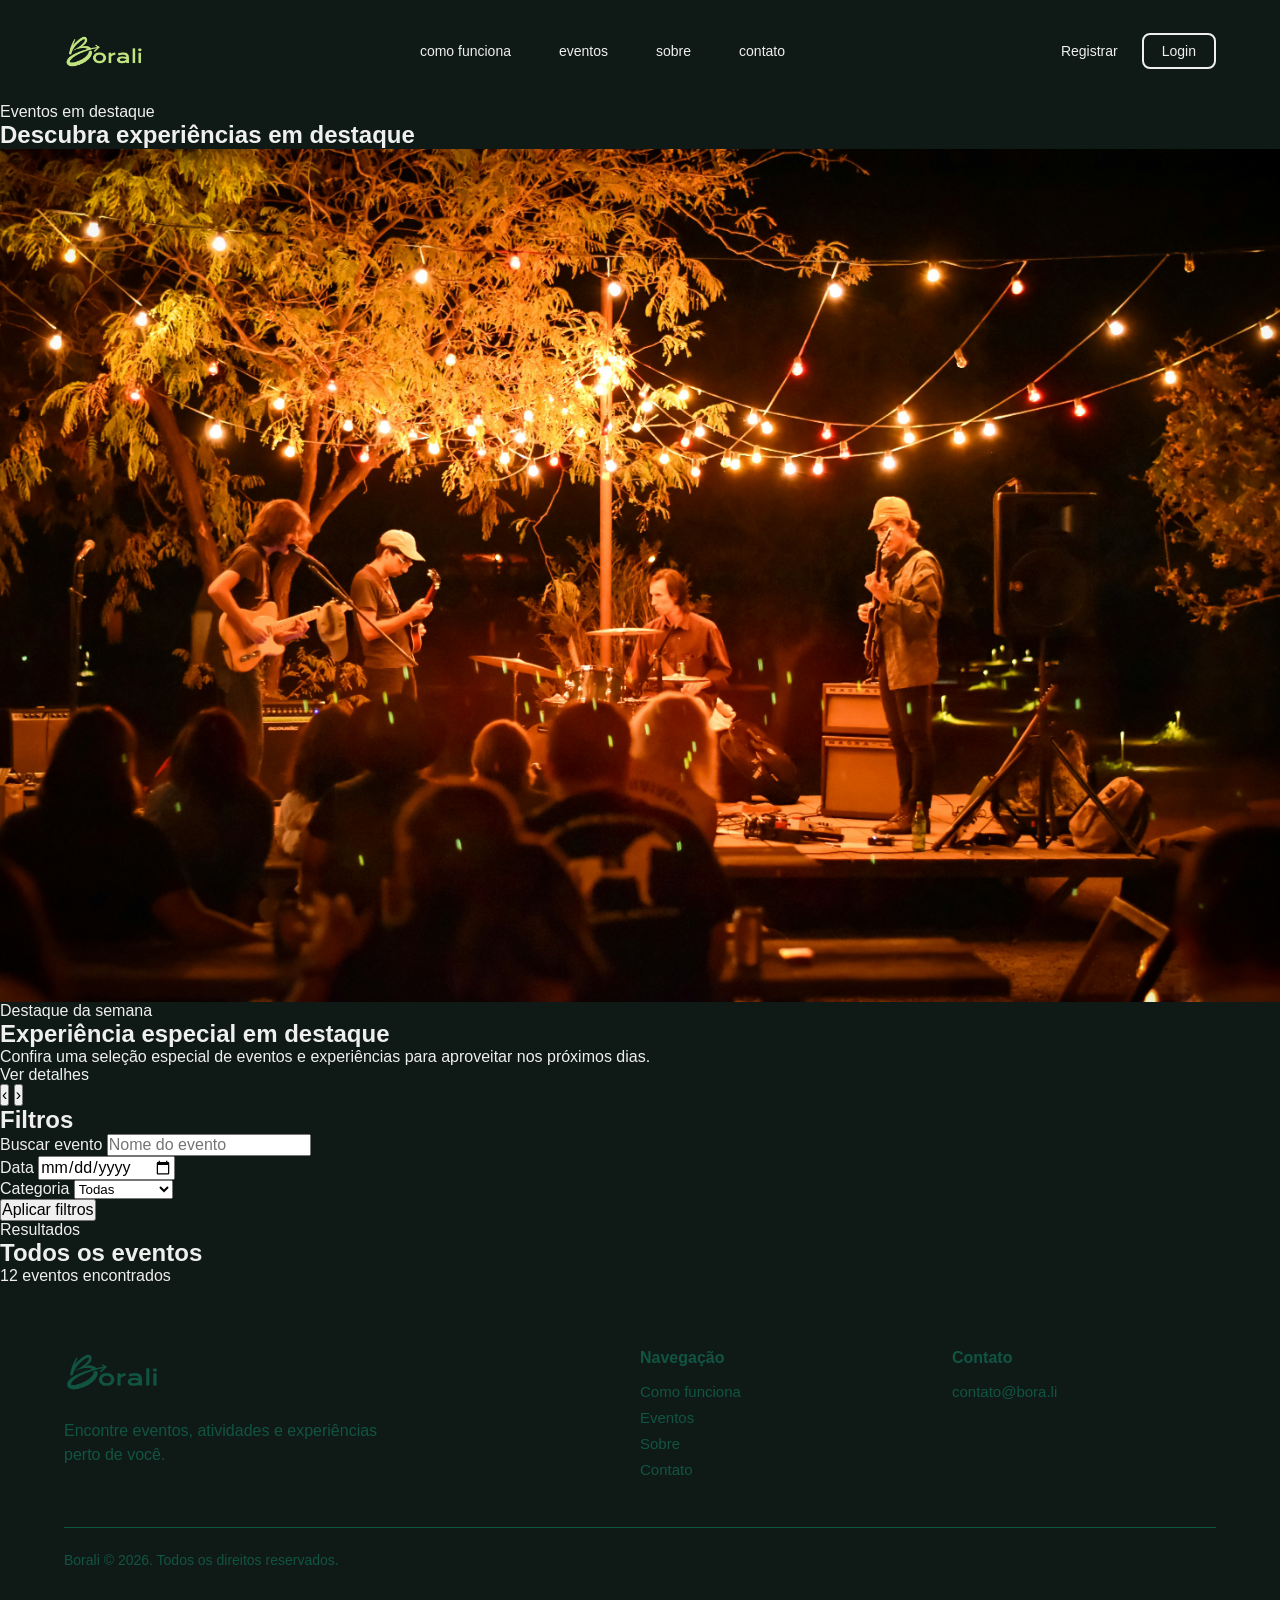
<file: eventos.html>
<!doctype html>
<html lang="pt-BR">
  <head>
    <meta charset="UTF-8" />
    <meta name="viewport" content="width=device-width, initial-scale=1.0" />
    <title>Borali | Eventos</title>
    <link rel="stylesheet" href="css/style-eventos.css" />
  </head>
  <body>
    <header class="site-header">
      <a href="index.html" class="site-logo"
        ><img src="img/logo/Logo-1-png.png" alt="Borali"
      /></a>

      <nav class="site-nav" aria-label="Menu principal">
        <ul class="site-nav-list">
          <li>
            <a href="como-funciona.html" class="site-nav-link">como funciona</a>
          </li>
          <li><a href="eventos.html" class="site-nav-link">eventos</a></li>
          <li><a href="sobre.html" class="site-nav-link">sobre</a></li>
          <li><a href="contato.html" class="site-nav-link">contato</a></li>
        </ul>
      </nav>
      <div class="site-header-actions">
        <a href="#" class="site-header-link">Registrar</a>
        <a href="#" class="site-header-button">Login</a>
      </div>
    </header>
    <main>
      <section class="events-featured" aria-labelledby="featured-title">
        <div class="featured-header">
          <p class="featured-tagline">Eventos em destaque</p>
          <h1 id="featured-title">Descubra experiências em destaque</h1>
        </div>

        <div
          class="featured-carousel"
          aria-label="Banners de eventos em destaque"
        >
          <article class="featured-slide">
            <a href="evento-detalhe.html" class="featured-slide-link">
              <img
                src="img/banner1.jpg"
                alt="Banner de divulgação de evento em destaque"
                class="featured-slide-image"
              />

              <div class="featured-slide-content">
                <p class="featured-slide-tagline">Destaque da semana</p>

                <h2 class="featured-slide-title">
                  Experiência especial em destaque
                </h2>

                <p class="featured-slide-description">
                  Confira uma seleção especial de eventos e experiências para
                  aproveitar nos próximos dias.
                </p>

                <span class="featured-link">Ver detalhes</span>
              </div>
            </a>
          </article>

          <div
            class="featured-controls"
            aria-label="Controles do banner de destaque"
          >
            <button
              type="button"
              class="featured-control-button"
              aria-label="Banner anterior"
            >
              ‹
            </button>

            <button
              type="button"
              class="featured-control-button"
              aria-label="Próximo banner"
            >
              ›
            </button>
          </div>
        </div>
      </section>

      <section class="events-catalog" aria-labelledby="catalog-title">
        <aside class="events-filters" aria-labelledby="filters-title">
          <h2 id="filters-title">Filtros</h2>

          <form class="filters-form" action="#" method="get">
            <div class="filter-group">
              <label for="filter-search">Buscar evento</label>
              <input
                type="search"
                id="filter-search"
                name="search"
                placeholder="Nome do evento"
              />
            </div>

            <div class="filter-group">
              <label for="filter-date">Data</label>
              <input type="date" id="filter-date" name="date" />
            </div>

            <div class="filter-group">
              <label for="filter-category">Categoria</label>
              <select id="filter-category" name="category">
                <option value="">Todas</option>
                <option value="shows">Shows</option>
                <option value="teatro">Teatro</option>
                <option value="gastronomia">Gastronomia</option>
                <option value="esportes">Esportes</option>
              </select>
            </div>

            <button type="submit" class="filters-submit-button">
              Aplicar filtros
            </button>
          </form>
        </aside>

        <section class="events-results" aria-labelledby="catalog-title">
          <div class="events-results-header">
            <div>
              <p class="events-results-tagline">Resultados</p>
              <h2 id="catalog-title">Todos os eventos</h2>
            </div>

            <p class="events-results-count">12 eventos encontrados</p>
          </div>

          <div class="events-results-list">
            <!-- Os cards de eventos entram aqui nas próximas etapas -->
          </div>
        </section>
      </section>
    </main>
    <footer class="site-footer">
      <div class="site-footer-brand">
        <a href="index.html" class="site-footer-logo"
          ><img src="img/logo/Logo-2-png.png" alt="Borali"
        /></a>

        <p class="site-footer-description">
          Encontre eventos, atividades e experiências perto de você.
        </p>
      </div>

      <nav class="site-footer-nav" aria-label="Menu do rodapé">
        <h2 class="site-footer-title">Navegação</h2>
        <ul class="site-footer-list">
          <li>
            <a href="como-funciona.html" class="site-footer-link"
              >Como funciona</a
            >
          </li>
          <li><a href="eventos.html" class="site-footer-link">Eventos</a></li>
          <li><a href="sobre.html" class="site-footer-link">Sobre</a></li>
          <li><a href="contato.html" class="site-footer-link">Contato</a></li>
        </ul>
      </nav>

      <address class="site-footer-contact">
        <h2 class="site-footer-title">Contato</h2>

        <a href="mailto:contato@bora.li" class="site-footer-link"
          >contato@bora.li</a
        >
      </address>
      <div class="site-footer-bottom">
        <p>Borali &copy; 2026. Todos os direitos reservados.</p>
      </div>
    </footer>
  </body>
</html>
</file>
<file: css/style.css>
:root {
  /*
    ****** Cores Principais
 */
  --cor-verde-folha: #c2e480;
  --cor-verde-floresta: #125442;
  --cor-verde-rio-profundo: #003333;
  --cor-verde-floresta-profundo: #0f1a17;
  --cor-cinza-nuvem: #efefef;

  /*
    ****** Cores B2B
 */
  --cor-terracota-ardente: #f2542d;
  --cor-alabastro: #f9f4f3;

  /*
    ****** Cores de apoio
 */
  --cor-cinza-platina: #d4d4d4;
  --cor-cinza-prata: #b9b9b9;
  --cor-verde-carvao: #454e4c;

  --fonte-base: "Segoe UI", Tahoma, Geneva, Verdana, sans-serif;
}

/*
    ****** Reset geral
 */
* {
  margin: 0;
  padding: 0;
  box-sizing: border-box;
}

html {
  scroll-behavior: smooth;
}

body {
  font-family: var(--fonte-base);
  background-color: var(--cor-verde-floresta-profundo);
  color: var(--cor-cinza-nuvem);
}

img {
  max-width: 100%;
  display: block;
}

a {
  color: inherit;
  text-decoration: none;
}

button,
input {
  font: inherit;
}

/*
    ****** Header
 */

.site-logo img {
  width: 80px;
  height: auto;
}

.site-header {
  display: flex;
  align-items: center;
  justify-content: space-between;
  padding: 32px 64px;
}

.site-nav-list {
  display: flex;
  align-items: center;
  gap: 48px;
  list-style: none;
}

.site-nav-link {
  font-size: 14px;
  text-transform: lowercase;
  transition: color 0.3s ease;
}

.site-nav-link:hover {
  color: var(--cor-verde-folha);
}

.site-header-actions {
  display: flex;
  align-items: center;
  gap: 24px;
}

.site-header-link {
  font-size: 14px;
  transition: color 0.3s ease;
}

.site-header-link:hover {
  color: var(--cor-verde-folha);
}

.site-header-button {
  font-size: 14px;
  border: 2px solid var(--cor-cinza-nuvem);
  border-radius: 8px;
  padding: 8px 18px;
  transition:
    background-color 0.3s ease,
    color 0.3s ease,
    border-color 0.3s ease;
}

.site-header-button:hover {
  background-color: var(--cor-verde-folha);
  color: var(--cor-verde-rio-profundo);
  border-color: var(--cor-verde-folha);
}

/*
    ****** Search
 */

.search-section {
  padding: 48px 64px 32px;
}

#search-title {
  margin-bottom: 24px;
  color: var(--cor-verde-folha);
  font-size: 18px;
  font-weight: 500;
  text-align: center;
}

.search-form {
  display: flex;
  flex-wrap: wrap;
  justify-content: center;
  gap: 12px;
  max-width: 760px;
  margin: 0 auto;
}

.search-input {
  flex: 1;
  min-width: 280px;
  height: 48px;
  border: none;
  border-radius: 999px;
  padding: 0 24px;
  background-color: var(--cor-verde-floresta);
  color: var(--cor-verde-folha);
}

.search-input::placeholder {
  color: var(--cor-verde-folha);
}

.search-input:focus,
.date-input:focus {
  outline: 2px solid var(--cor-verde-folha);
  outline-offset: 2px;
}

.location-button,
.date-input {
  height: 48px;
  border: none;
  border-radius: 999px;
  padding: 0 18px;
  background-color: var(--cor-verde-folha);
  color: var(--cor-verde-rio-profundo);
  cursor: pointer;
}

.search-submit-area {
  display: flex;
  justify-content: center;
  flex-basis: 100%;
  margin-top: 8px;
}

.search-submit-button {
  border: 2px solid var(--cor-verde-folha);
  border-radius: 999px;
  padding: 10px 28px;
  background-color: transparent;
  color: var(--cor-verde-folha);
  cursor: pointer;
  transition:
    background-color 0.3s ease,
    color 0.3s ease;
}

.search-submit-button:hover {
  background-color: var(--cor-verde-folha);
  color: var(--cor-verde-rio-profundo);
}

/*
    ****** Intro Section
 */

.intro-section {
  max-width: 900px;
  padding: 48px 64px;
}

.intro-tagline {
  margin-bottom: 12px;
  color: var(--cor-verde-carvao);
  font-size: 16px;
  font-weight: 700;
  text-transform: uppercase;
}

#intro-title {
  max-width: 820px;
  font-size: 48px;
  line-height: 1.05;
  font-weight: 700;
}

.intro-text {
  max-width: 560px;
  margin-top: 24px;
  color: var(--cor-cinza-prata);
  font-size: 18px;
  line-height: 1.5;
}

/*
    ****** Events Header
 */

.events-section {
  padding: 48px 0 80px;
}

.events-header {
  display: flex;
  align-items: end;
  justify-content: space-between;
  gap: 32px;
  margin-bottom: 32px;
  padding: 0 64px;
}

.events-tagline {
  margin-bottom: 8px;
  color: var(--cor-verde-carvao);
  font-size: 14px;
  font-weight: 700;
  text-transform: uppercase;
}

#events-title {
  font-size: 40px;
  line-height: 1.1;
}

.events-controls {
  display: flex;
  gap: 12px;
}

.events-control-button {
  color: var(--cor-cinza-nuvem);
  width: 44px;
  height: 44px;
  border: 2px solid var(--cor-cinza-nuvem);
  border-radius: 50%;
  background-color: transparent;
  font-size: 28px;
  line-height: 1;
  cursor: pointer;
  transition:
    background-color 0.3s ease,
    color 0.3s ease,
    border-color 0.3s ease;
}

.events-control-button:hover {
  background-color: var(--cor-verde-folha);
  color: var(--cor-verde-rio-profundo);
  border-color: var(--cor-verde-folha);
}

/*
    ****** Event Card
 */

.events-list {
  display: flex;
  gap: 16px;
  overflow-x: auto;
  padding: 0 64px 16px;
}

.event-card {
  width: 440px;
  flex: 0 0 auto;
  padding: 8px;
  border-radius: 40px;
  background-color: var(--cor-verde-rio-profundo);
  color: var(--cor-verde-folha);
  transition:
    background-color 0.3s ease,
    color 0.3s ease;
}

.event-card:hover {
  background-color: var(--cor-verde-folha);
  color: var(--cor-verde-rio-profundo);
}

.event-card-info {
  padding: 24px;
}

.event-card-meta {
  display: flex;
  flex-wrap: wrap;
  gap: 8px;
  margin-bottom: 24px;
}

.event-card-meta-item {
  display: inline-flex;
  align-items: center;
  gap: 8px;
  border-radius: 999px;
  padding: 8px 14px;
  background-color: var(--cor-verde-floresta);
  color: var(--cor-cinza-nuvem);
  font-size: 13px;
  line-height: 1;
}

.event-card-meta-icon {
  width: 16px;
  height: 16px;
  fill: var(--cor-verde-folha);
}

.event-card-meta-icon svg {
  width: 100%;
  height: 100%;
  display: block;
}

.event-card-title {
  font-size: 48px;
  line-height: 1;
  font-weight: 700;
}

.event-card-description {
  margin-top: 20px;
  color: inherit;
  font-size: 16px;
  line-height: 1.5;
}

.event-card-link {
  position: absolute;
  left: 32px;
  bottom: 32px;
  display: inline-flex;
  align-items: center;
  gap: 8px;
  min-height: 64px;
  border: 1px solid var(--cor-cinza-nuvem);
  border-radius: 999px;
  padding: 6px 6px 6px 20px;
  background-color: rgba(0, 0, 0, 0.42);
  color: var(--cor-cinza-nuvem);
  font-size: 15px;
  font-weight: 500;
  transition:
    background-color 0.3s ease,
    color 0.3s ease,
    border-color 0.3s ease;
}

.event-card-link span:last-child {
  display: inline-flex;
  align-items: center;
  justify-content: center;
  width: 52px;
  height: 52px;
  border-radius: 50%;
  background-color: var(--cor-cinza-nuvem);
  color: var(--cor-verde-rio-profundo);
  font-size: 24px;
  line-height: 1;
  transition:
    background-color 0.3s ease,
    color 0.3s ease;
}

.event-card-link:hover span:last-child {
  background-color: var(--cor-verde-folha);
  color: var(--cor-verde-rio-profundo);
}

.event-card-link:hover {
  background-color: var(--cor-verde-rio-profundo);
  color: var(--cor-verde-folha);
  border-color: var(--cor-verde-folha);
}

.event-card-media {
  position: relative;
  margin: 0;
}

.event-card-image {
  width: 100%;
  aspect-ratio: 1 / 1;
  object-fit: cover;
  border-radius: 32px;
}

/*
    ****** Footer
 */

.site-footer {
  display: grid;
  grid-template-columns: 2fr 1fr 1fr;
  gap: 48px;
  padding: 64px 64px 32px;
  background-color: var(--cor-verde-floresta-profundo);
}

.site-footer-logo img {
  width: 96px;
  height: auto;
}

.site-footer-description {
  max-width: 320px;
  margin-top: 24px;
  color: var(--cor-verde-floresta);
  font-size: 16px;
  line-height: 1.5;
}

.site-footer-title {
  margin-bottom: 16px;
  color: var(--cor-verde-floresta);
  font-size: 16px;
  font-weight: 700;
}

.site-footer-list {
  display: grid;
  gap: 8px;
  list-style: none;
}

.site-footer-link {
  color: var(--cor-verde-floresta);
  font-size: 15px;
  font-weight: 500;
  transition: color 0.3s ease;
}

.site-footer-link:hover {
  color: var(--cor-verde-folha);
}

.site-footer-contact {
  font-style: normal;
}

.site-footer-bottom {
  grid-column: 1 / -1;
  border-top: 1px solid var(--cor-verde-floresta);
  padding-top: 24px;
  color: var(--cor-verde-floresta);
  font-size: 14px;
}

/*
    ****** Responsive
 */
@media (max-width: 800px) {
  .site-header {
    padding: 24px;
  }

  .site-nav-list {
    gap: 24px;
  }

  .search-section {
    padding: 40px 24px 24px;
  }

  .intro-section {
    padding: 40px 24px;
  }

  #intro-title,
  #events-title {
    font-size: 36px;
  }

  .events-header {
    padding: 0 24px;
  }

  .events-list {
    padding: 0 24px 16px;
  }

  .event-card {
    width: 360px;
  }
}

@media (max-width: 624px) {
  .site-nav-list {
    gap: 12px;
  }

  .search-form {
    max-width: 100%;
  }

  .search-input {
    min-width: 100%;
  }

  .location-button,
  .date-input {
    flex: 1;
  }

  .events-header {
    align-items: flex-start;
    flex-direction: column;
  }

  .event-card {
    width: 350px;
  }

  .site-footer {
    gap: 32px;
    padding: 48px 24px 32px;
  }
}

@media (max-width: 580px) {
  .site-header {
    flex-wrap: wrap;
    gap: 32px;
  }

  .site-nav {
    order: 3;
    width: 100%;
  }

  .site-nav-list {
    justify-content: center;
    gap: 24px;
  }

  .site-header-actions {
    gap: 16px;
  }

  .location-button,
  .date-input,
  .search-submit-button {
    width: 100%;
  }

  #intro-title {
    font-size: 32px;
  }

  #events-title {
    font-size: 32px;
  }

  .event-card-title {
    font-size: 40px;
  }

  .event-card-link {
    left: 24px;
    bottom: 24px;
    min-height: 56px;
    padding: 6px 6px 6px 18px;
  }

  .event-card-link span:last-child {
    width: 44px;
    height: 44px;
    font-size: 20px;
  }
}
</file>
<file: css/style-eventos.css>
@import url("style.css");

:root {
  /*
    ****** Cores Principais
 */
  --cor-verde-folha: #c2e480;
  --cor-verde-floresta: #125442;
  --cor-verde-rio-profundo: #003333;
  --cor-verde-floresta-profundo: #0f1a17;
  --cor-cinza-nuvem: #efefef;

  /*
    ****** Cores B2B
 */
  --cor-terracota-ardente: #f2542d;
  --cor-alabastro: #f9f4f3;

  /*
    ****** Cores de apoio
 */
  --cor-cinza-platina: #d4d4d4;
  --cor-cinza-prata: #b9b9b9;
  --cor-verde-carvao: #454e4c;

  --fonte-base: "Segoe UI", Tahoma, Geneva, Verdana, sans-serif;
}

/*
    ****** Featured Banner
 */



/*
    ****** Responsive
 */

@media (max-width: 800px) {
}
</file>
